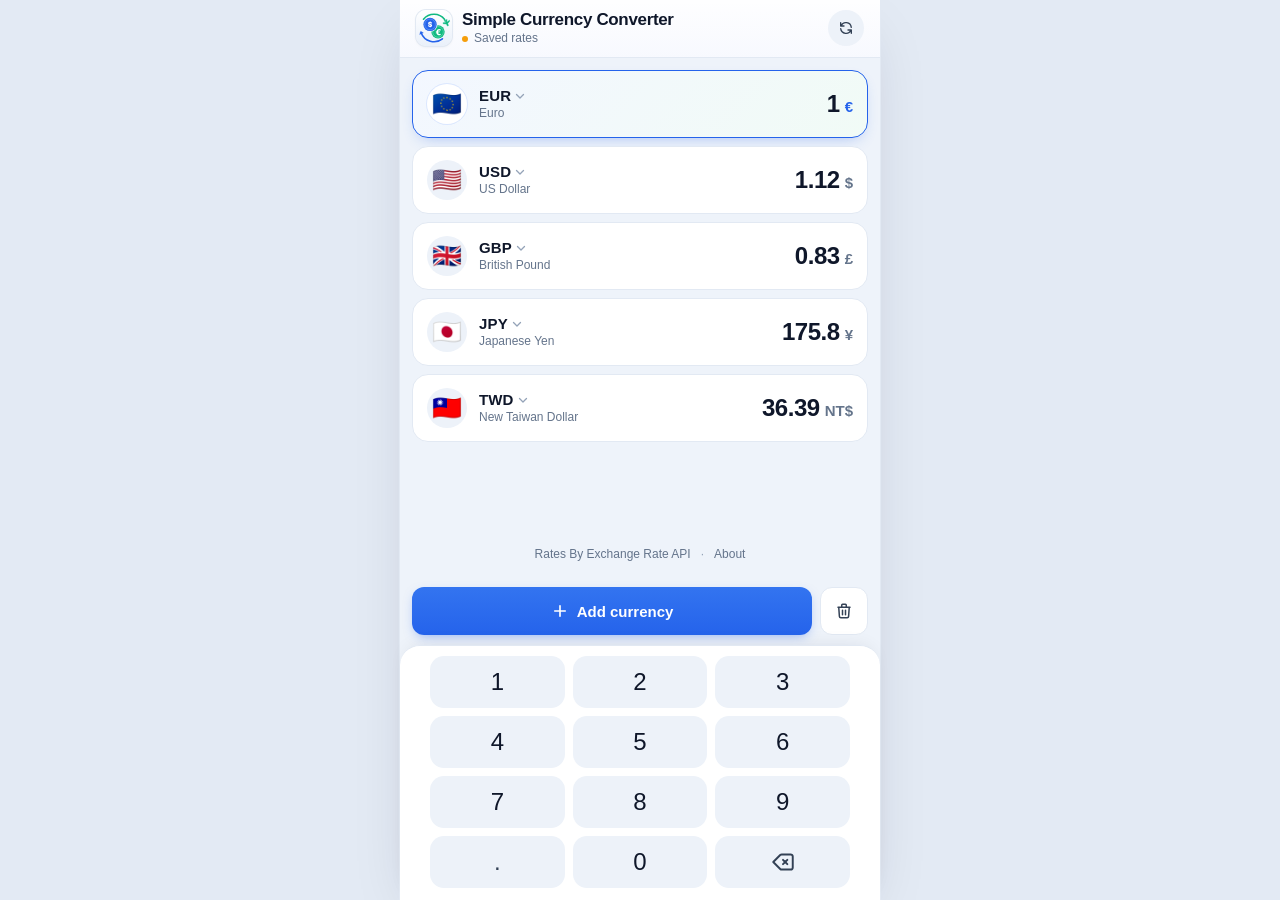
<file: index.html>
<!DOCTYPE html>
<html lang="en">
<head>
    <meta charset="UTF-8">
    <meta name="viewport" content="width=device-width, initial-scale=1.0, maximum-scale=1.0, user-scalable=no, viewport-fit=cover, interactive-widget=resizes-content">
    <title>Simple Currency Converter</title>

    <link rel="manifest" href="./manifest.json">
    <meta name="theme-color" content="#ffffff" media="(prefers-color-scheme: light)">
    <meta name="theme-color" content="#141b26" media="(prefers-color-scheme: dark)">
    <meta name="color-scheme" content="light dark">
    <link rel="icon" type="image/svg+xml" href="./logo.svg">
    <link rel="apple-touch-icon" href="./apple-touch-icon.png">

    <!-- Native App Mode (iOS/Android) -->
    <meta name="mobile-web-app-capable" content="yes">
    <meta name="apple-mobile-web-app-capable" content="yes">
    <meta name="apple-mobile-web-app-status-bar-style" content="default">
    <meta name="apple-mobile-web-app-title" content="Currency">

    <!-- 100% Local assets: 0ms offline launch & zero CDN delay -->
    <link rel="stylesheet" href="./style.css">
</head>
<body>

    <!-- Header -->
    <header class="app-header">
        <button type="button" class="brand" id="aboutBtn" aria-label="About">
            <img src="./logo.svg" alt="" class="brand-logo" width="36" height="36">
            <div class="brand-text">
                <h1 class="brand-title" id="brandTitle">Simple Currency Converter</h1>
                <div class="status" id="ratesStatus" data-state="loading">
                    <span class="status-dot" aria-hidden="true"></span>
                    <span id="lastUpdated">Loading...</span>
                </div>
            </div>
        </button>
        <div class="header-actions">
            <button id="refreshRatesBtn" title="Refresh rates" aria-label="Refresh rates" class="icon-btn icon-btn-sm">
                <svg id="refreshIcon" width="16" height="16" fill="none" stroke="currentColor" viewBox="0 0 24 24"><path stroke-linecap="round" stroke-linejoin="round" stroke-width="2" d="M4 4v5h.582m15.356 2A8.001 8.001 0 004.582 9m0 0H9m11 11v-5h-.581m0 0a8.003 8.003 0 01-15.357-2m15.357 2H15"></path></svg>
            </button>
        </div>
    </header>

    <!-- Currency List -->
    <main class="currency-list" id="currencyList">
        <!-- Currency rows will be injected here -->
    </main>

    <!-- Bandeau "Annuler" (suppression) -->
    <div class="toast-anchor" id="toastAnchor" aria-live="polite"></div>

    <!-- Add Currency & Edit Buttons -->
    <div class="actions">
        <button id="addCurrencyBtn" class="btn-add">
            <svg width="18" height="18" fill="none" stroke="currentColor" viewBox="0 0 24 24"><path stroke-linecap="round" stroke-linejoin="round" stroke-width="2.2" d="M12 5v14M5 12h14"></path></svg>
            <span id="addCurrencyText">Add currency</span>
        </button>
        <button id="toggleDeleteBtn" aria-label="Manage list" class="icon-btn icon-btn-lg">
            <svg width="18" height="18" fill="none" stroke="currentColor" viewBox="0 0 24 24"><path stroke-linecap="round" stroke-linejoin="round" stroke-width="2" d="M19 7l-.867 12.142A2 2 0 0116.138 21H7.862a2 2 0 01-1.995-1.858L5 7m5 4v6m4-6v6m1-10V4a1 1 0 00-1-1h-4a1 1 0 00-1 1v3M4 7h16"></path></svg>
        </button>
    </div>

    <!-- Tactile Keypad -->
    <div class="keypad">
        <div class="keypad-grid">
            <button class="keypad-btn key" data-val="1">1</button>
            <button class="keypad-btn key" data-val="2">2</button>
            <button class="keypad-btn key" data-val="3">3</button>
            <button class="keypad-btn key" data-val="4">4</button>
            <button class="keypad-btn key" data-val="5">5</button>
            <button class="keypad-btn key" data-val="6">6</button>
            <button class="keypad-btn key" data-val="7">7</button>
            <button class="keypad-btn key" data-val="8">8</button>
            <button class="keypad-btn key" data-val="9">9</button>
            <button class="keypad-btn key key-muted" data-val="." id="decimalKey">.</button>
            <button class="keypad-btn key" data-val="0">0</button>
            <button id="deleteBtn" class="keypad-btn key key-muted" data-val="delete" aria-label="Delete">
                <svg width="26" height="26" fill="none" stroke="currentColor" viewBox="0 0 24 24"><path stroke-linecap="round" stroke-linejoin="round" stroke-width="1.8" d="M12 14l2-2m0 0l2-2m-2 2l-2-2m2 2l2 2M3 12l6.414 6.414a2 2 0 001.414.586H19a2 2 0 002-2V7a2 2 0 00-2-2h-8.172a2 2 0 00-1.414.586L3 12z"></path></svg>
            </button>
        </div>
    </div>

    <!-- Currency Selection Modal -->
    <div id="currencyModal" class="sheet-backdrop hidden">
        <div id="modalSheet" class="sheet" role="dialog" aria-modal="true" aria-labelledby="modalTitle">
            <div class="sheet-handle" aria-hidden="true"></div>
            <div class="sheet-header">
                <h2 id="modalTitle" class="sheet-title">Choose a currency</h2>
                <button id="closeModalBtn" aria-label="Close" class="icon-btn icon-btn-sm">
                    <svg width="18" height="18" fill="none" stroke="currentColor" viewBox="0 0 24 24"><path stroke-linecap="round" stroke-linejoin="round" stroke-width="2.2" d="M6 18L18 6M6 6l12 12"></path></svg>
                </button>
            </div>
            <div class="search-field">
                <svg class="search-icon" width="18" height="18" fill="none" stroke="currentColor" viewBox="0 0 24 24"><circle cx="11" cy="11" r="7" stroke-width="2"></circle><path stroke-linecap="round" stroke-width="2" d="M20 20l-3.5-3.5"></path></svg>
                <input type="text" id="currencySearch" class="search-input" placeholder="Currency, country or city…" autocomplete="off" autocorrect="off" autocapitalize="off" spellcheck="false">
                <button id="clearSearchBtn" aria-label="Clear search" class="search-clear hidden">
                    <svg width="16" height="16" fill="none" stroke="currentColor" viewBox="0 0 24 24"><path stroke-linecap="round" stroke-linejoin="round" stroke-width="2.4" d="M6 18L18 6M6 6l12 12"></path></svg>
                </button>
            </div>
            <div id="modalCurrencyList" class="picker-list">
                <!-- Currency options will be injected here -->
            </div>
        </div>
    </div>

    <!-- À propos -->
    <div id="aboutModal" class="sheet-backdrop hidden">
        <div class="sheet sheet-auto" role="dialog" aria-modal="true" aria-labelledby="aboutTitle">
            <div class="sheet-handle" aria-hidden="true"></div>
            <div class="sheet-header">
                <h2 id="aboutTitle" class="sheet-title">About</h2>
                <button id="closeAboutBtn" aria-label="Close" class="icon-btn icon-btn-sm">
                    <svg width="18" height="18" fill="none" stroke="currentColor" viewBox="0 0 24 24"><path stroke-linecap="round" stroke-linejoin="round" stroke-width="2.2" d="M6 18L18 6M6 6l12 12"></path></svg>
                </button>
            </div>
            <div class="about-body">
                <div class="about-app">
                    <img src="./logo.svg" alt="" width="56" height="56">
                    <div>
                        <div class="about-app-name" id="aboutAppName">Simple Currency Converter</div>
                        <div class="about-app-version" id="aboutVersion"></div>
                    </div>
                </div>
                <section class="about-section">
                    <h3 id="aboutRatesTitle">Exchange rates</h3>
                    <p id="aboutRatesText"></p>
                    <a href="https://www.exchangerate-api.com" target="_blank" rel="noopener">Rates By Exchange Rate API</a>
                </section>
                <section class="about-section">
                    <h3 id="aboutPrivacyTitle">Privacy</h3>
                    <p id="aboutPrivacyText"></p>
                    <a id="aboutPrivacyLink" href="./privacy.html" target="_blank" rel="noopener">Privacy policy</a>
                </section>
                <section class="about-section">
                    <h3 id="aboutContactTitle">Contact</h3>
                    <p id="aboutContactText"></p>
                    <a href="mailto:landolt.studio@gmail.com">landolt.studio@gmail.com</a>
                </section>
            </div>
        </div>
    </div>

    <!-- Politique de confidentialité (intégrée pour fonctionner 100 % en local / hors-ligne) -->
    <div id="privacyModal" class="sheet-backdrop hidden">
        <div class="sheet sheet-auto" role="dialog" aria-modal="true" aria-labelledby="privacyModalTitle">
            <div class="sheet-handle" aria-hidden="true"></div>
            <div class="sheet-header">
                <h2 id="privacyModalTitle" class="sheet-title">Privacy policy</h2>
                <button id="closePrivacyBtn" aria-label="Close" class="icon-btn icon-btn-sm">
                    <svg width="18" height="18" fill="none" stroke="currentColor" viewBox="0 0 24 24"><path stroke-linecap="round" stroke-linejoin="round" stroke-width="2.2" d="M6 18L18 6M6 6l12 12"></path></svg>
                </button>
            </div>
            <div class="about-body" id="privacyModalBody">
                <section class="about-section">
                    <h3 id="privSec1Title">Data collected</h3>
                    <p id="privSec1Text"></p>
                </section>
                <section class="about-section">
                    <h3 id="privSec2Title">Data stored on your device</h3>
                    <p id="privSec2Text"></p>
                </section>
                <section class="about-section">
                    <h3 id="privSec3Title">Internet connection</h3>
                    <p id="privSec3Text"></p>
                    <a href="https://www.exchangerate-api.com/terms" target="_blank" rel="noopener">ExchangeRate-API Terms</a>
                </section>
                <section class="about-section">
                    <h3 id="privSec4Title">Exchange rates</h3>
                    <p id="privSec4Text"></p>
                </section>
                <section class="about-section">
                    <h3 id="privSec5Title">Contact</h3>
                    <a href="mailto:landolt.studio@gmail.com">landolt.studio@gmail.com</a>
                </section>
            </div>
        </div>
    </div>

    <!-- App Logic -->
    <script src="./app.js"></script>
</body>
</html>
</file>
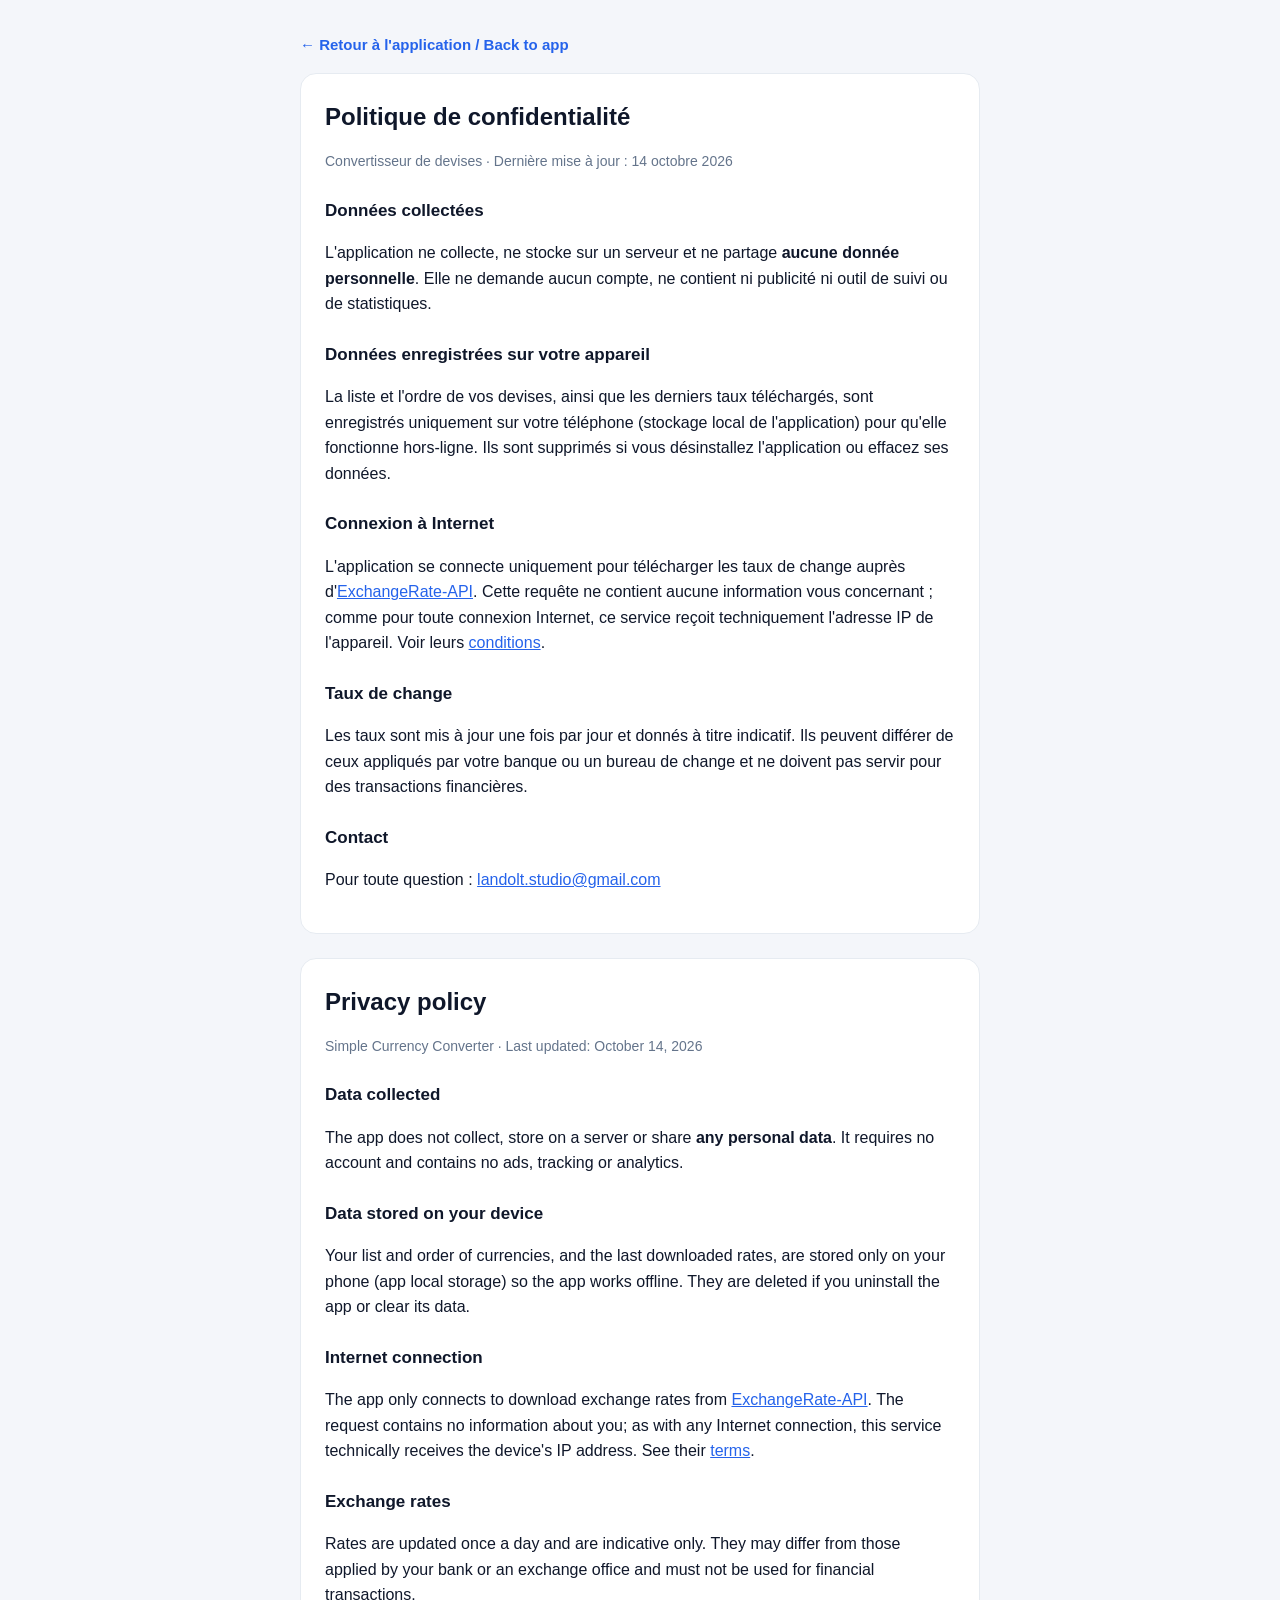
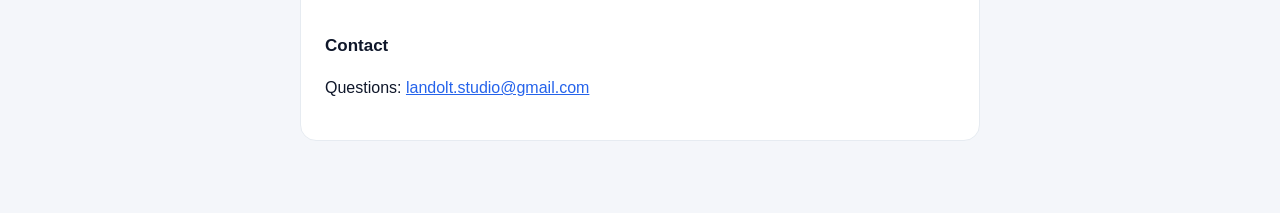
<file: privacy.html>
<!DOCTYPE html>
<html lang="fr">
<head>
<meta charset="UTF-8">
<meta name="viewport" content="width=device-width, initial-scale=1.0">
<meta name="color-scheme" content="light dark">
<title>Politique de confidentialité / Privacy policy – Simple Currency Converter</title>
<style>
  :root { --ink:#0f172a; --muted:#64748b; --bg:#f4f6fa; --surface:#fff; --line:#e6ebf1; --blue:#2563eb; }
  @media (prefers-color-scheme: dark) { :root { --ink:#e8edf4; --muted:#8b97a8; --bg:#0b0f15; --surface:#151b24; --line:#232c38; --blue:#60a5fa; } }
  body { margin:0; background:var(--bg); color:var(--ink); font:16px/1.6 -apple-system, BlinkMacSystemFont, "Segoe UI", Roboto, Arial, sans-serif; }
  main { max-width:680px; margin:0 auto; padding:32px 20px 48px; }
  article { background:var(--surface); border:1px solid var(--line); border-radius:16px; padding:24px; margin-bottom:24px; }
  .back-link { display:inline-flex; align-items:center; gap:6px; margin-bottom:16px; font-weight:600; font-size:15px; text-decoration:none; color:var(--blue); }
  h1 { font-size:24px; margin:0 0 4px; } h2 { font-size:17px; margin:24px 0 6px; }
  p, li { color:var(--ink); } .muted { color:var(--muted); font-size:14px; } a { color:var(--blue); }
</style>
</head>
<body>
<main>
  <a href="./" class="back-link">← Retour à l'application / Back to app</a>
  <article lang="fr">
    <h1>Politique de confidentialité</h1>
    <p class="muted">Convertisseur de devises · Dernière mise à jour : 14 octobre 2026</p>

    <h2>Données collectées</h2>
    <p>L'application ne collecte, ne stocke sur un serveur et ne partage <strong>aucune donnée personnelle</strong>. Elle ne demande aucun compte, ne contient ni publicité ni outil de suivi ou de statistiques.</p>

    <h2>Données enregistrées sur votre appareil</h2>
    <p>La liste et l'ordre de vos devises, ainsi que les derniers taux téléchargés, sont enregistrés uniquement sur votre téléphone (stockage local de l'application) pour qu'elle fonctionne hors-ligne. Ils sont supprimés si vous désinstallez l'application ou effacez ses données.</p>

    <h2>Connexion à Internet</h2>
    <p>L'application se connecte uniquement pour télécharger les taux de change auprès d'<a href="https://www.exchangerate-api.com" target="_blank" rel="noopener">ExchangeRate-API</a>. Cette requête ne contient aucune information vous concernant ; comme pour toute connexion Internet, ce service reçoit techniquement l'adresse IP de l'appareil. Voir leurs <a href="https://www.exchangerate-api.com/terms" target="_blank" rel="noopener">conditions</a>.</p>

    <h2>Taux de change</h2>
    <p>Les taux sont mis à jour une fois par jour et donnés à titre indicatif. Ils peuvent différer de ceux appliqués par votre banque ou un bureau de change et ne doivent pas servir pour des transactions financières.</p>

    <h2>Contact</h2>
    <p>Pour toute question : <a href="mailto:landolt.studio@gmail.com">landolt.studio@gmail.com</a></p>
  </article>

  <article lang="en">
    <h1>Privacy policy</h1>
    <p class="muted">Simple Currency Converter · Last updated: October 14, 2026</p>

    <h2>Data collected</h2>
    <p>The app does not collect, store on a server or share <strong>any personal data</strong>. It requires no account and contains no ads, tracking or analytics.</p>

    <h2>Data stored on your device</h2>
    <p>Your list and order of currencies, and the last downloaded rates, are stored only on your phone (app local storage) so the app works offline. They are deleted if you uninstall the app or clear its data.</p>

    <h2>Internet connection</h2>
    <p>The app only connects to download exchange rates from <a href="https://www.exchangerate-api.com" target="_blank" rel="noopener">ExchangeRate-API</a>. The request contains no information about you; as with any Internet connection, this service technically receives the device's IP address. See their <a href="https://www.exchangerate-api.com/terms" target="_blank" rel="noopener">terms</a>.</p>

    <h2>Exchange rates</h2>
    <p>Rates are updated once a day and are indicative only. They may differ from those applied by your bank or an exchange office and must not be used for financial transactions.</p>

    <h2>Contact</h2>
    <p>Questions: <a href="mailto:landolt.studio@gmail.com">landolt.studio@gmail.com</a></p>
  </article>
</main>
</body>
</html>
</file>
<file: style.css>
/* =========================================================
   Currency Converter — styles
   Palette tirée du logo : bleu #2563eb, vert #10b981, fond blanc bleuté.
   ========================================================= */

/* ---------- Reset ---------- */
*, *::before, *::after {
  box-sizing: border-box;
  margin: 0;
  padding: 0;
  -webkit-tap-highlight-color: transparent;
}
button, input {
  font: inherit;
  color: inherit;
  background: none;
  border: 0;
  outline: none;
}
button { cursor: pointer; }
svg { display: block; flex-shrink: 0; }
::-webkit-scrollbar { width: 0; height: 0; background: transparent; }
::selection { background-color: #bfdbfe; }

/* ---------- Tokens ---------- */
:root {
  --font: -apple-system, BlinkMacSystemFont, "SF Pro Text", "Segoe UI", Roboto, "Helvetica Neue", Arial, sans-serif;

  --blue: #2563eb;
  --blue-600: #1d4ed8;
  --blue-50: #eff5ff;
  --blue-100: #dbe7fe;
  --green: #10b981;
  --green-700: #047857;
  --green-50: #e8f8f1;
  --red: #e11d48;
  --red-50: #fff1f3;
  --amber: #f59e0b;

  --ink: #0f172a;
  --ink-2: #334155;
  --muted: #64748b;
  --faint: #94a3b8;
  --line: #e2e9f3;
  --surface: #ffffff;
  --bg: #eef3fa;
  --key: #edf2f9;
  --key-press: #dbe5f3;
  --key-hover: #e4ebf6;
  --hover: #f4f7fc;
  --divider: #edf1f7;
  --handle: #d3dcea;
  --desk-bg: #e3eaf4;
  --header-bg: rgba(255, 255, 255, 0.92);
  --active-bg: linear-gradient(135deg, #f3f7ff 0%, #f1fbf6 100%); /* bleu -> vert, comme les deux pièces du logo */
  --red-100: #ffe4e8;
  --red-border: #fecdd3;
  --backdrop: rgba(15, 23, 42, 0.45);
  --toast-bg: #0f172a;
  --toast-ink: #ffffff;
  --toast-action: #93c5fd;
  color-scheme: light;

  --radius: 16px;
  --radius-sm: 12px;
  --ease: cubic-bezier(0.2, 0, 0, 1);
  --app-width: 480px;
}

/* ---------- Layout ---------- */
html {
  background: var(--bg);
  touch-action: pan-x pan-y; /* pas de zoom (pincer / double-tap) : c'est une app, pas une page */
}
body {
  font-family: var(--font);
  background: var(--bg);
  color: var(--ink);
  height: 100dvh;
  display: flex;
  flex-direction: column;
  overflow: hidden;
  user-select: none;
  -webkit-user-select: none;
  -webkit-font-smoothing: antialiased;
  padding-bottom: env(safe-area-inset-bottom);
}
/* Sur grand écran : une colonne centrée façon app, plutôt qu'un étirement plein écran */
@media (min-width: 600px) {
  html { background: var(--desk-bg); }
  body {
    max-width: var(--app-width);
    margin: 0 auto;
    box-shadow: 0 0 0 1px var(--line), 0 20px 60px -20px rgba(15, 23, 42, 0.18);
  }
}

/* ---------- Header ---------- */
.app-header {
  flex-shrink: 0;
  z-index: 10;
  display: flex;
  align-items: center;
  justify-content: space-between;
  gap: 12px;
  padding: calc(10px + env(safe-area-inset-top)) 16px 10px;
  background: var(--header-bg);
  background-image: linear-gradient(180deg, transparent 0%, rgba(37, 99, 235, 0.03) 100%);
  border-bottom: 1px solid var(--line);
}
.brand { display: flex; align-items: center; gap: 10px; min-width: 0; }
.brand-logo {
  width: 36px; height: 36px;
  border-radius: 10px;
  flex-shrink: 0;
  box-shadow: 0 0 0 1px var(--line), 0 1px 3px rgba(15, 23, 42, 0.08);
}
.brand-text { display: flex; flex-direction: column; min-width: 0; gap: 1px; }
.brand-title {
  font-size: clamp(14px, 4.3vw, 17px); /* le nom français tient aussi sur les petits écrans */
  line-height: 1.2;
  font-weight: 700;
  letter-spacing: -0.02em;
  white-space: nowrap;
  overflow: hidden;
  text-overflow: ellipsis;
}
.header-actions { display: flex; align-items: center; flex-shrink: 0; }
.header-actions .icon-btn-sm { width: 36px; height: 36px; background: var(--key); color: var(--ink-2); }

.status {
  display: flex;
  align-items: center;
  gap: 6px;
  color: var(--muted);
  font-size: 12px;
  line-height: 1.3;
  font-weight: 500;
  white-space: nowrap;
  overflow: hidden;
  text-overflow: ellipsis;
}
.status-dot {
  width: 6px; height: 6px;
  flex-shrink: 0;
  border-radius: 50%;
  background: var(--faint);
}
.status[data-state="ok"] .status-dot { background: var(--green); }
.status[data-state="offline"] .status-dot,
.status[data-state="saved"] .status-dot { background: var(--amber); }
.status[data-state="loading"] .status-dot { background: var(--blue); animation: blink 1s ease-in-out infinite; }

/* ---------- Boutons icône ---------- */
.icon-btn {
  display: inline-flex;
  align-items: center;
  justify-content: center;
  border-radius: 999px;
  color: var(--muted);
  transition: background-color 150ms, color 150ms, transform 120ms;
}
.icon-btn-sm { width: 32px; height: 32px; }
.icon-btn-lg {
  width: 48px; height: 48px;
  border-radius: var(--radius-sm);
  background: var(--surface);
  border: 1px solid var(--line);
  color: var(--ink-2);
}
.icon-btn:active { transform: scale(0.94); background: var(--key); }
.icon-btn-lg.is-active {
  background: var(--red-50);
  border-color: var(--red-border);
  color: var(--red);
}
@media (hover: hover) {
  .icon-btn:hover { background: var(--key); color: var(--ink); }
  .icon-btn-lg.is-active:hover { background: var(--red-100); color: var(--red); }
}

/* ---------- Liste des devises ---------- */
.currency-list {
  flex-grow: 1;
  overflow-y: auto;
  overscroll-behavior: contain;
  -webkit-overflow-scrolling: touch;
  display: flex;
  flex-direction: column;
  gap: 8px;
  padding: 12px 12px 16px;
}

.currency-row {
  position: relative;
  display: flex;
  align-items: center;
  gap: 12px;
  min-height: 68px;
  padding: 10px 14px;
  background: var(--surface);
  border: 1.5px solid var(--line);
  border-radius: var(--radius);
  cursor: pointer;
  -webkit-touch-callout: none; /* pas de menu contextuel iOS sur appui long */
  transition: background-color 150ms, border-color 150ms, box-shadow 150ms;
}
.currency-row.is-active {
  background: var(--active-bg);
  border-color: var(--blue);
  box-shadow: 0 6px 16px -8px rgba(37, 99, 235, 0.45);
}

.cur-flag-wrap {
  flex-shrink: 0;
  cursor: pointer;
  -webkit-tap-highlight-color: transparent;
}
.cur-flag {
  width: 40px; height: 40px;
  flex-shrink: 0;
  display: flex;
  align-items: center;
  justify-content: center;
  border-radius: 50%;
  background: var(--key);
  font-size: 24px;
  line-height: 1;
  transition: transform 120ms;
}
.cur-flag-wrap:active .cur-flag { transform: scale(0.95); }
.currency-row.is-active .cur-flag { background: var(--surface); box-shadow: 0 0 0 1px var(--blue-100); }

.cur-meta {
  display: flex;
  flex-direction: column;
  min-width: 0;
  flex: 1 1 auto;
  gap: 2px;
}
.cur-code {
  display: inline-flex;
  align-items: center;
  gap: 3px;
  font-size: 15px;
  font-weight: 700;
  letter-spacing: 0.01em;
  color: var(--ink);
  white-space: nowrap;
  width: fit-content;
  padding: 2px 6px 2px 4px;
  margin: -2px -6px -2px -4px;
  border-radius: var(--radius-sm);
  cursor: pointer;
  touch-action: manipulation;
  transition: background-color 150ms;
}
.cur-code:active { background: var(--key); }
@media (hover: hover) { .cur-code:hover { background: var(--hover); } }
.cur-code svg { color: var(--faint); flex-shrink: 0; }

.cur-name {
  font-size: 12px;
  color: var(--muted);
  white-space: nowrap;
  overflow: hidden;
  text-overflow: ellipsis;
}

.cur-value {
  display: flex;
  align-items: baseline;
  justify-content: flex-end;
  gap: 5px;
  flex: 0 0 auto;
  max-width: 65%;
  min-width: 0;
  pointer-events: none;
}
.cur-amount {
  font-size: 24px;
  font-weight: 650;
  letter-spacing: -0.02em;
  font-variant-numeric: tabular-nums;
  color: var(--ink);
  white-space: nowrap;
  overflow: hidden;
  text-overflow: ellipsis;
}
.cur-symbol {
  font-size: 15px;
  font-weight: 600;
  color: var(--muted);
  white-space: nowrap;
}
.currency-row.is-active .cur-symbol { color: var(--blue); }

/* Bouton supprimer (mode édition) */
.row-delete {
  width: 30px; height: 30px;
  flex-shrink: 0;
  display: flex;
  align-items: center;
  justify-content: center;
  border-radius: 50%;
  background: var(--red-50);
  color: var(--red);
  transition: transform 120ms, background-color 150ms;
  animation: pop-in 180ms var(--ease);
}
.row-delete:active { transform: scale(0.9); background: var(--red-100); }
.row-delete-spacer { width: 30px; flex-shrink: 0; }

/* ---------- Barre d'actions ---------- */
.actions {
  flex-shrink: 0;
  display: flex;
  gap: 8px;
  padding: 4px 12px 10px;
}
.btn-add {
  flex: 1;
  height: 48px;
  display: flex;
  align-items: center;
  justify-content: center;
  gap: 8px;
  border-radius: var(--radius-sm);
  background: linear-gradient(180deg, #3374f0 0%, var(--blue) 100%);
  color: #fff;
  font-size: 15px;
  font-weight: 600;
  box-shadow: 0 4px 12px -4px rgba(37, 99, 235, 0.5);
  transition: background-color 150ms, transform 120ms;
}
.btn-add:active { transform: scale(0.98); background: var(--blue-600); }
@media (hover: hover) { .btn-add:hover { background: var(--blue-600); } }

/* ---------- Clavier ---------- */
.keypad {
  flex-shrink: 0;
  z-index: 20;
  background: var(--surface);
  border-top: 1px solid var(--line);
  border-radius: 20px 20px 0 0;
  padding: 10px 12px 12px;
  box-shadow: 0 -6px 20px -10px rgba(15, 23, 42, 0.12);
}
.keypad-grid {
  display: grid;
  grid-template-columns: repeat(3, 1fr);
  gap: 8px;
  max-width: 420px;
  margin: 0 auto;
}
.key {
  height: 52px;
  display: flex;
  align-items: center;
  justify-content: center;
  border-radius: 14px;
  background: var(--key);
  color: var(--ink);
  font-size: 24px;
  font-weight: 500;
  font-variant-numeric: tabular-nums;
  transition: background-color 90ms, transform 90ms;
}
.key:active { background: var(--key-press); transform: scale(0.96); }
.key-muted { color: var(--ink-2); }
@media (hover: hover) { .key:hover { background: var(--key-hover); } }
@media (max-height: 680px) { .key { height: 46px; } }

/* ---------- Sélecteur de devise (feuille) ---------- */
.sheet-backdrop {
  position: fixed;
  top: 0; right: 0; bottom: 0; left: 0; /* (pas "inset" : inconnu des vieilles WebView) */
  z-index: 50;
  display: flex;
  flex-direction: column;
  background: var(--backdrop);
  padding-bottom: env(safe-area-inset-bottom);
  animation: fade-in 180ms ease-out;
}
.sheet {
  margin-top: auto;
  width: 100%;
  max-width: var(--app-width);
  margin-left: auto;
  margin-right: auto;
  height: 100%;
  max-height: 85dvh;
  display: flex;
  flex-direction: column;
  background: var(--surface);
  border-radius: 24px 24px 0 0;
  box-shadow: 0 -10px 40px -10px rgba(15, 23, 42, 0.3);
  animation: sheet-up 260ms var(--ease);
}
.sheet-handle {
  width: 36px; height: 5px;
  margin: 8px auto 0;
  border-radius: 999px;
  background: var(--handle);
  flex-shrink: 0;
}
.sheet-header {
  flex-shrink: 0;
  display: flex;
  align-items: center;
  justify-content: space-between;
  padding: 8px 12px 4px 20px;
}
.sheet-title { font-size: 19px; font-weight: 700; letter-spacing: -0.02em; }
.sheet-header .icon-btn { background: var(--key); color: var(--ink-2); }

.search-field {
  position: relative;
  flex-shrink: 0;
  margin: 8px 16px 8px;
}
.search-icon {
  position: absolute;
  left: 12px;
  top: 50%;
  transform: translateY(-50%);
  color: var(--faint);
  pointer-events: none;
}
.search-input {
  width: 100%;
  height: 44px;
  padding: 0 40px 0 40px;
  border-radius: var(--radius-sm);
  background: var(--key);
  font-size: 16px; /* 16px évite le zoom auto sur iOS */
  color: var(--ink);
  transition: box-shadow 150ms, background-color 150ms;
}
.search-input::placeholder { color: var(--faint); }
.search-input:focus { background: var(--surface); box-shadow: 0 0 0 2px var(--blue), 0 0 0 5px rgba(37, 99, 235, 0.15); }
.search-clear {
  position: absolute;
  right: 8px;
  top: 50%;
  transform: translateY(-50%);
  width: 28px; height: 28px;
  display: flex;
  align-items: center;
  justify-content: center;
  border-radius: 50%;
  color: var(--muted);
}
.search-clear:active { background: var(--key-press); }

.picker-list {
  flex-grow: 1;
  overflow-y: auto;
  overscroll-behavior: contain;
  -webkit-overflow-scrolling: touch;
  padding: 4px 8px 16px;
}
.picker-section {
  position: sticky;
  top: 0;
  z-index: 1;
  padding: 12px 12px 6px;
  background: var(--surface);
  color: var(--muted);
  font-size: 12px;
  font-weight: 600;
  letter-spacing: 0.04em;
  text-transform: uppercase;
}
.picker-section + .picker-row { box-shadow: none; }
.picker-row {
  display: flex;
  align-items: center;
  gap: 12px;
  padding: 10px 12px;
  border-radius: var(--radius-sm);
  cursor: pointer;
  transition: background-color 120ms;
}
.picker-row:active { background: var(--key); }
@media (hover: hover) { .picker-row:hover { background: var(--hover); } }
.picker-row + .picker-row { box-shadow: 0 -1px 0 var(--divider); }
.picker-row:active, .picker-row:active + .picker-row { box-shadow: none; }
.picker-flag {
  width: 40px; height: 40px;
  flex-shrink: 0;
  display: flex;
  align-items: center;
  justify-content: center;
  border-radius: 50%;
  background: var(--key);
  font-size: 24px;
  line-height: 1;
}
.picker-text { display: flex; flex-direction: column; min-width: 0; flex: 1; }
.picker-title { display: flex; align-items: baseline; gap: 8px; min-width: 0; }
.picker-code { font-weight: 700; font-size: 15px; color: var(--ink); flex-shrink: 0; }
.picker-name {
  font-size: 14px;
  color: var(--ink-2);
  white-space: nowrap;
  overflow: hidden;
  text-overflow: ellipsis;
}
.picker-sub {
  margin-top: 1px;
  font-size: 12px;
  color: var(--faint);
  white-space: nowrap;
  overflow: hidden;
  text-overflow: ellipsis;
}
.badge {
  flex-shrink: 0;
  padding: 3px 9px;
  border-radius: 999px;
  background: var(--green-50);
  color: var(--green-700);
  font-size: 11px;
  font-weight: 600;
}
.picker-empty {
  padding: 40px 16px;
  text-align: center;
  color: var(--faint);
  font-size: 14px;
}

/* ---------- Utilitaires utilisés par le JS ---------- */
.hidden { display: none !important; }
.animate-spin { animation: spin 0.8s linear infinite; }

/* ---------- Réorganisation des devises (glisser-déposer) ---------- */
/* Ligne tenue sous le doigt : suit le doigt sans aucun retard */
.row-dragging {
  z-index: 30;
  transition: box-shadow 150ms !important;
  box-shadow: 0 16px 32px -8px rgba(15, 23, 42, 0.3) !important;
  will-change: transform;
}
/* Les autres lignes glissent pour lui faire de la place */
.row-shifting {
  transition: transform 200ms var(--ease), background-color 150ms, border-color 150ms !important;
  will-change: transform;
}
/* Au relâchement : la ligne se pose dans son créneau */
.row-settling {
  transition: transform 200ms var(--ease), box-shadow 200ms !important;
  box-shadow: none !important;
}
body.is-dragging,
body.is-dragging * { cursor: grabbing !important; }

/* ---------- Bas de liste : source des taux + À propos ---------- */
.list-footer {
  margin-top: auto;
  padding: 14px 8px 2px;
  display: flex;
  align-items: center;
  justify-content: center;
  gap: 8px;
  font-size: 12px;
  color: var(--faint);
}
.list-footer a, .list-footer-about {
  color: var(--muted);
  text-decoration: none;
  font-size: 12px;
  padding: 4px 2px;
}
.list-footer a:active, .list-footer-about:active { color: var(--blue); }

/* Logo + titre cliquables (ouvrent À propos) */
button.brand { text-align: left; border-radius: var(--radius-sm); }
button.brand:active { opacity: 0.7; }

/* ---------- À propos ---------- */
.sheet-auto { height: auto; }
.about-body {
  overflow-y: auto;
  padding: 8px 20px 24px;
  display: flex;
  flex-direction: column;
  gap: 18px;
  user-select: text;
  -webkit-user-select: text;
}
.about-app { display: flex; align-items: center; gap: 14px; }
.about-app img { width: 56px; height: 56px; border-radius: 14px; }
.about-app-name { font-size: 17px; font-weight: 700; }
.about-app-version { font-size: 13px; color: var(--muted); margin-top: 2px; }
.about-section h3 {
  font-size: 12px;
  font-weight: 600;
  letter-spacing: 0.04em;
  text-transform: uppercase;
  color: var(--muted);
  margin-bottom: 6px;
}
.about-section p { font-size: 14px; line-height: 1.5; color: var(--ink-2); }
.about-section a {
  display: inline-block;
  margin-top: 8px;
  font-size: 14px;
  font-weight: 600;
  color: var(--blue);
  text-decoration: none;
}

/* ---------- Bandeau "Annuler" après suppression ---------- */
.toast-anchor { position: relative; height: 0; z-index: 25; }
.toast {
  position: absolute;
  left: 12px;
  right: 12px;
  bottom: 8px;
  display: flex;
  align-items: center;
  gap: 12px;
  padding: 0 6px 0 16px;
  height: 48px;
  border-radius: var(--radius-sm);
  background: var(--toast-bg);
  color: var(--toast-ink);
  font-size: 14px;
  font-weight: 500;
  box-shadow: 0 10px 30px -8px rgba(15, 23, 42, 0.45);
  animation: toast-in 220ms var(--ease);
}
.toast.is-leaving { animation: toast-out 180ms ease-in forwards; }
.toast-text { flex: 1; min-width: 0; white-space: nowrap; overflow: hidden; text-overflow: ellipsis; }
.toast-action {
  flex-shrink: 0;
  height: 36px;
  padding: 0 12px;
  border-radius: 9px;
  color: var(--toast-action);
  font-weight: 700;
}
.toast-action:active { background: rgba(127, 127, 127, 0.18); }


/* ---------- Mode sombre (suit le réglage du téléphone) ---------- */
@media (prefers-color-scheme: dark) {
  :root {
    --blue: #3b82f6;
    --blue-600: #2563eb;
    --blue-50: rgba(59, 130, 246, 0.12);
    --blue-100: rgba(59, 130, 246, 0.3);
    --green: #34d399;
    --green-700: #6ee7b7;
    --green-50: rgba(16, 185, 129, 0.16);
    --red: #fb7185;
    --red-50: rgba(244, 63, 94, 0.14);
    --red-100: rgba(244, 63, 94, 0.24);
    --red-border: rgba(244, 63, 94, 0.35);
    --amber: #fbbf24;

    --ink: #e8edf4;
    --ink-2: #c4cdd9;
    --muted: #8b97a8;
    --faint: #5f6b7c;
    --line: #222d3c;
    --surface: #141b26;
    --bg: #0a1019;
    --key: #1e2735;
    --key-press: #2a3546;
    --key-hover: #253042;
    --hover: #1a2230;
    --divider: #1c2532;
    --handle: #394559;
    --desk-bg: #05080d;
    --header-bg: rgba(20, 27, 38, 0.92);
    --active-bg: linear-gradient(135deg, #16233a 0%, #13282a 100%);
    --backdrop: rgba(0, 0, 0, 0.6);
    --toast-bg: #e8edf4;
    --toast-ink: #0f172a;
    --toast-action: #1d4ed8;
    color-scheme: dark;
  }
  ::selection { background-color: rgba(59, 130, 246, 0.4); }
  .brand-logo { box-shadow: 0 0 0 1px rgba(255, 255, 255, 0.1); }
  .app-header { background-image: none; }
  .currency-row.is-active { box-shadow: 0 6px 18px -8px rgba(59, 130, 246, 0.5); }
  .currency-row.is-active .cur-flag { background: var(--key); box-shadow: none; }
  .keypad { box-shadow: none; }
  .btn-add { box-shadow: none; }
  @media (min-width: 600px) {
    body { box-shadow: 0 0 0 1px var(--line); }
  }
}

/* ---------- Animations ---------- */
@keyframes spin { to { transform: rotate(360deg); } }
@keyframes blink { 50% { opacity: 0.3; } }
@keyframes fade-in { from { opacity: 0; } }
@keyframes sheet-up { from { transform: translateY(100%); } }
@keyframes pop-in { from { transform: scale(0.6); opacity: 0; } }
@keyframes toast-in { from { transform: translateY(12px); opacity: 0; } }
@keyframes toast-out { to { transform: translateY(12px); opacity: 0; } }

@media (prefers-reduced-motion: reduce) {
  *, *::before, *::after { animation-duration: 1ms !important; transition-duration: 1ms !important; }
}
</file>
